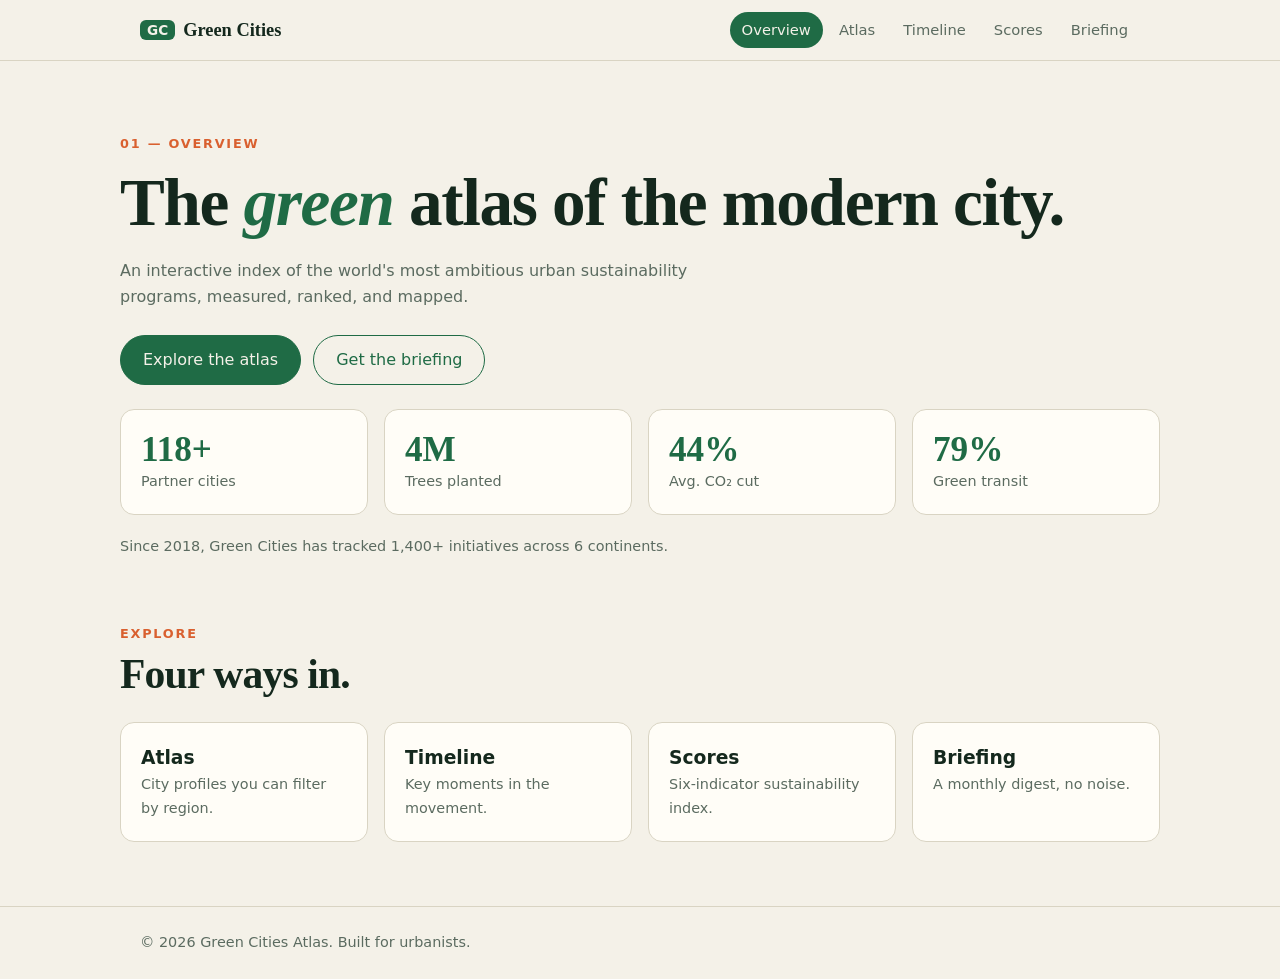
<file: website/index.html>
<!DOCTYPE html>
<html lang="en"><head><meta charset="UTF-8"><meta name="viewport" content="width=device-width,initial-scale=1">
<title>Overview — Green Cities Urban Atlas</title><link rel="stylesheet" href="style.css"></head>
<body><header><div class="w nav"><a class="logo" href="index.html"><b>GC</b>Green Cities</a><nav><a href="index.html" class="on">Overview</a><a href="atlas.html">Atlas</a><a href="timeline.html">Timeline</a><a href="scores.html">Scores</a><a href="briefing.html">Briefing</a></nav></div></header>
<main><section class="hero w"><div class="eye">01 — Overview</div>
<h1>The <em>green</em> atlas of the modern city.</h1>
<p class="lead">An interactive index of the world's most ambitious urban sustainability programs, measured, ranked, and mapped.</p>
<div class="btns"><a class="btn p" href="atlas.html">Explore the atlas</a><a class="btn" href="briefing.html">Get the briefing</a></div>
<div class="stats">
<div class="card"><div class="num" data-to="120" data-suf="+">0</div><div class="mut">Partner cities</div></div>
<div class="card"><div class="num" data-to="4" data-suf="M">0</div><div class="mut">Trees planted</div></div>
<div class="card"><div class="num" data-to="45" data-suf="%">0</div><div class="mut">Avg. CO₂ cut</div></div>
<div class="card"><div class="num" data-to="80" data-suf="%">0</div><div class="mut">Green transit</div></div></div>
<p class="mut" style="margin-top:20px">Since 2018, Green Cities has tracked 1,400+ initiatives across 6 continents.</p></section>
<section class="sec w"><div class="eye">Explore</div><h2>Four ways in.</h2><div class="grid">
<a class="card" href="atlas.html"><h3>Atlas</h3><p class="mut">City profiles you can filter by region.</p></a>
<a class="card" href="timeline.html"><h3>Timeline</h3><p class="mut">Key moments in the movement.</p></a>
<a class="card" href="scores.html"><h3>Scores</h3><p class="mut">Six-indicator sustainability index.</p></a>
<a class="card" href="briefing.html"><h3>Briefing</h3><p class="mut">A monthly digest, no noise.</p></a></div></section></main>
<footer><div class="w">© <span id="yr"></span> Green Cities Atlas. Built for urbanists.</div></footer>
<script src="script.js"></script></body></html>
</file>
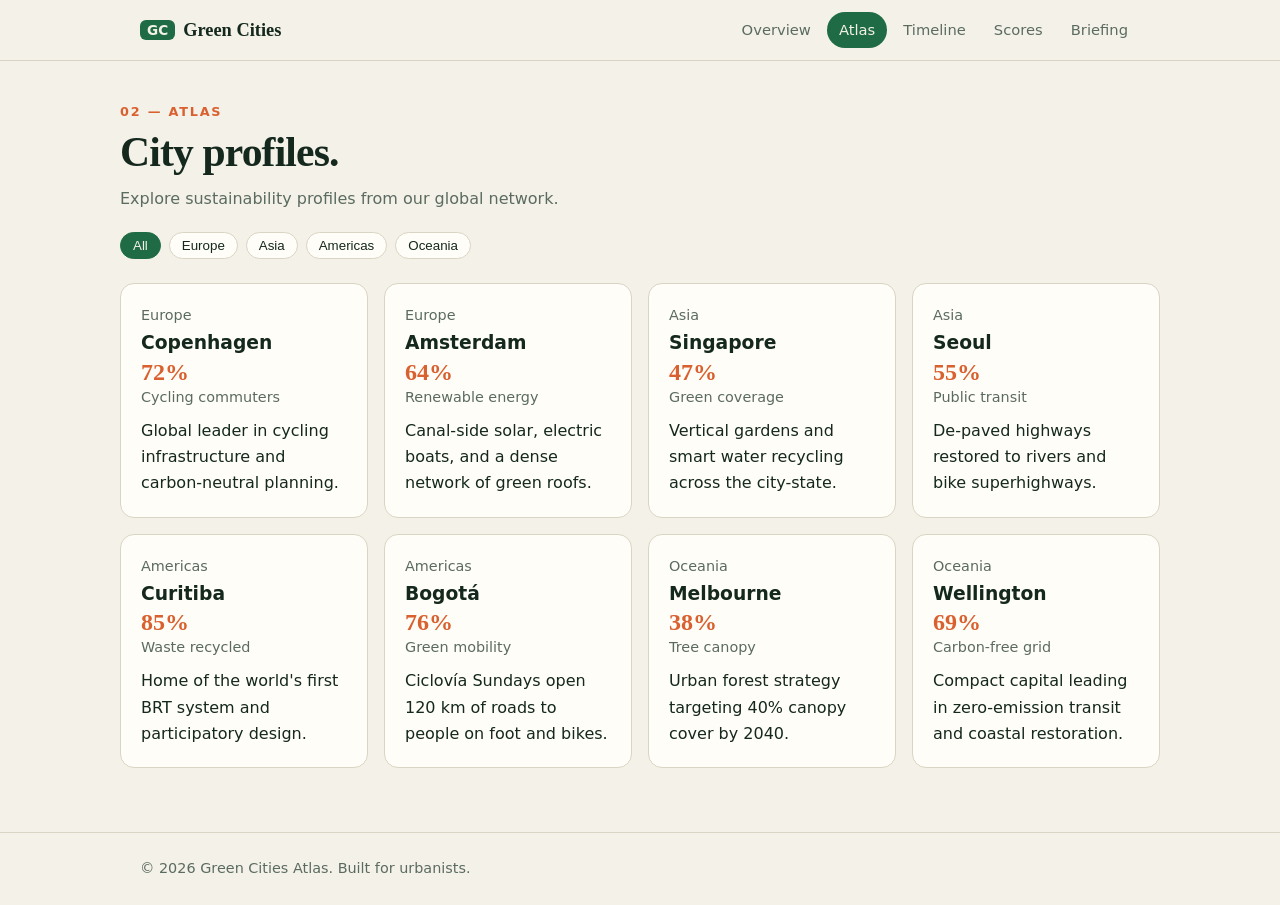
<file: website/atlas.html>
<!DOCTYPE html>
<html lang="en"><head><meta charset="UTF-8"><meta name="viewport" content="width=device-width,initial-scale=1">
<title>Atlas — Green Cities Urban Atlas</title><link rel="stylesheet" href="style.css"></head>
<body><header><div class="w nav"><a class="logo" href="index.html"><b>GC</b>Green Cities</a><nav><a href="index.html">Overview</a><a href="atlas.html" class="on">Atlas</a><a href="timeline.html">Timeline</a><a href="scores.html">Scores</a><a href="briefing.html">Briefing</a></nav></div></header>
<main><section class="sec w"><div class="eye">02 — Atlas</div><h2>City profiles.</h2><p class="lead">Explore sustainability profiles from our global network.</p><div class="chips" id="filters"></div><div class="grid" id="cityGrid"></div></section></main>
<footer><div class="w">© <span id="yr"></span> Green Cities Atlas. Built for urbanists.</div></footer>
<script src="script.js"></script></body></html>
</file>
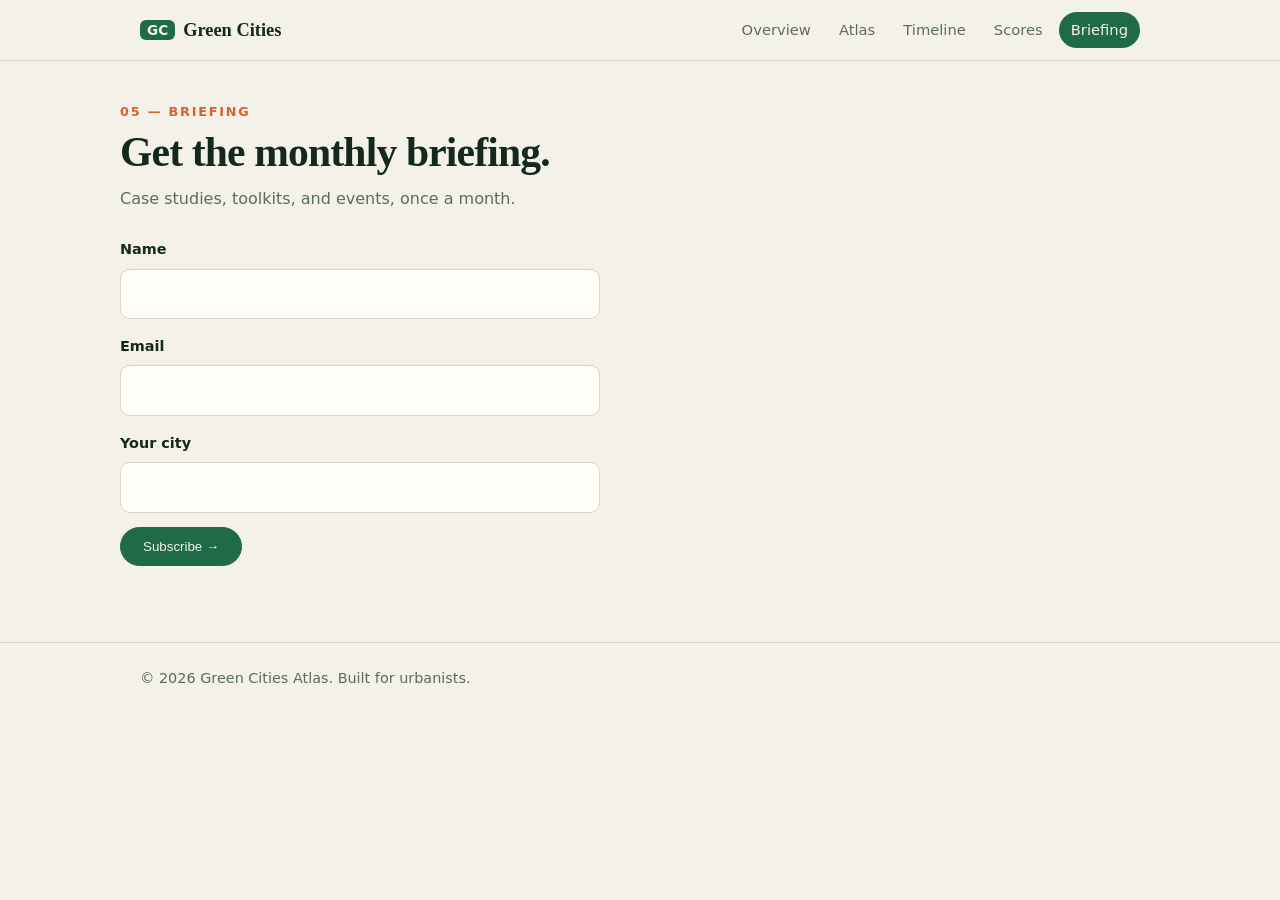
<file: website/briefing.html>
<!DOCTYPE html>
<html lang="en"><head><meta charset="UTF-8"><meta name="viewport" content="width=device-width,initial-scale=1">
<title>Briefing — Green Cities Urban Atlas</title><link rel="stylesheet" href="style.css"></head>
<body><header><div class="w nav"><a class="logo" href="index.html"><b>GC</b>Green Cities</a><nav><a href="index.html">Overview</a><a href="atlas.html">Atlas</a><a href="timeline.html">Timeline</a><a href="scores.html">Scores</a><a href="briefing.html" class="on">Briefing</a></nav></div></header>
<main><section class="sec w"><div class="eye">05 — Briefing</div><h2>Get the monthly briefing.</h2><p class="lead">Case studies, toolkits, and events, once a month.</p><form id="bf" novalidate><label for="nm">Name</label><input id="nm" autocomplete="name"><label for="em">Email</label><input id="em" type="email" autocomplete="email"><label for="ct">Your city</label><input id="ct"><button class="btn p" type="submit">Subscribe →</button><p class="msg" id="msg" role="status"></p></form></section></main>
<footer><div class="w">© <span id="yr"></span> Green Cities Atlas. Built for urbanists.</div></footer>
<script src="script.js"></script></body></html>
</file>
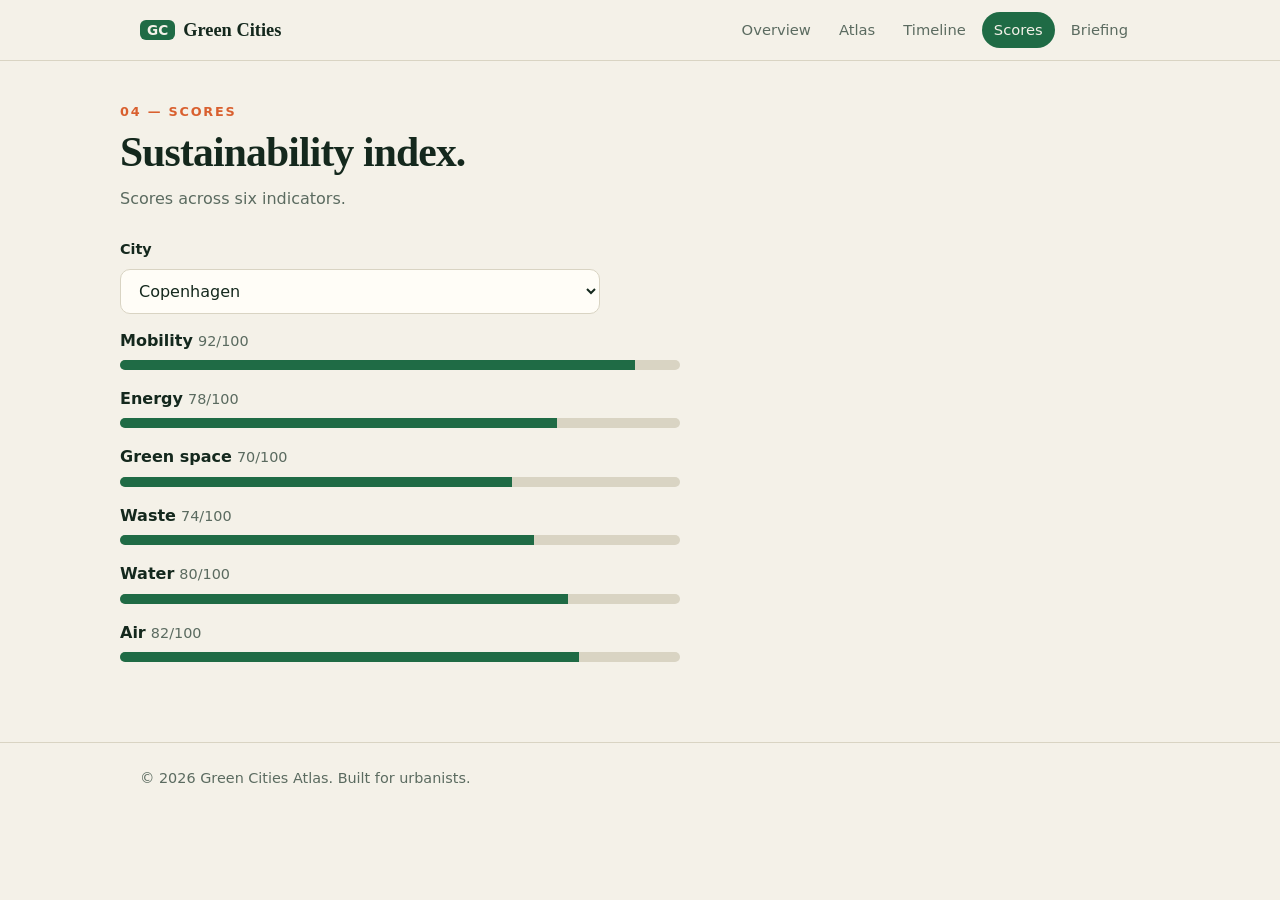
<file: website/scores.html>
<!DOCTYPE html>
<html lang="en"><head><meta charset="UTF-8"><meta name="viewport" content="width=device-width,initial-scale=1">
<title>Scores — Green Cities Urban Atlas</title><link rel="stylesheet" href="style.css"></head>
<body><header><div class="w nav"><a class="logo" href="index.html"><b>GC</b>Green Cities</a><nav><a href="index.html">Overview</a><a href="atlas.html">Atlas</a><a href="timeline.html">Timeline</a><a href="scores.html" class="on">Scores</a><a href="briefing.html">Briefing</a></nav></div></header>
<main><section class="sec w"><div class="eye">04 — Scores</div><h2>Sustainability index.</h2><p class="lead">Scores across six indicators.</p><div class="sel"><label for="citySel">City</label><select id="citySel"></select></div><div id="bars" style="max-width:560px"></div></section></main>
<footer><div class="w">© <span id="yr"></span> Green Cities Atlas. Built for urbanists.</div></footer>
<script src="script.js"></script></body></html>
</file>
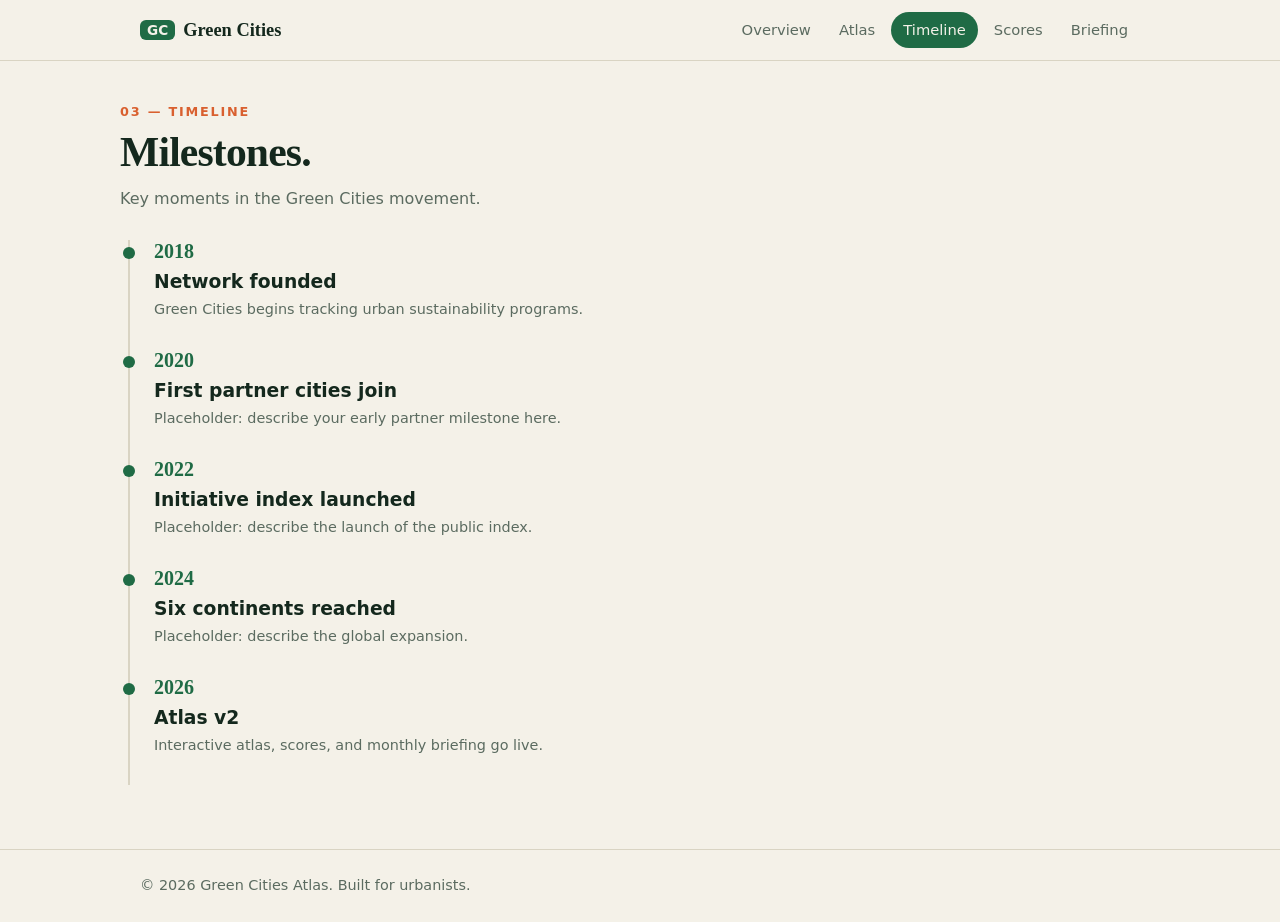
<file: website/timeline.html>
<!DOCTYPE html>
<html lang="en"><head><meta charset="UTF-8"><meta name="viewport" content="width=device-width,initial-scale=1">
<title>Timeline — Green Cities Urban Atlas</title><link rel="stylesheet" href="style.css"></head>
<body><header><div class="w nav"><a class="logo" href="index.html"><b>GC</b>Green Cities</a><nav><a href="index.html">Overview</a><a href="atlas.html">Atlas</a><a href="timeline.html" class="on">Timeline</a><a href="scores.html">Scores</a><a href="briefing.html">Briefing</a></nav></div></header>
<main><section class="sec w"><div class="eye">03 — Timeline</div><h2>Milestones.</h2><p class="lead">Key moments in the Green Cities movement.</p><div class="tl" id="tl"></div></section></main>
<footer><div class="w">© <span id="yr"></span> Green Cities Atlas. Built for urbanists.</div></footer>
<script src="script.js"></script></body></html>
</file>
<file: website/style.css>
:root{--bg:#f4f1e8;--ink:#14281d;--mut:#5b6b60;--card:#fffdf7;--line:#d9d4c3;--g:#1f6b45;--acc:#d9602f}
@media(prefers-color-scheme:dark){:root{--bg:#0e1a13;--ink:#e8f1ea;--mut:#98ad9e;--card:#14261b;--line:#26402f;--g:#4fbf86;--acc:#f08a5d}}
*{box-sizing:border-box;margin:0}
body{font:16px/1.65 system-ui,sans-serif;background:var(--bg);color:var(--ink)}
a{color:inherit;text-decoration:none}
.w{max-width:1040px;margin:0 auto;padding:0 20px}
header{position:sticky;top:0;background:var(--bg);border-bottom:1px solid var(--line);z-index:5}
.nav{display:flex;align-items:center;justify-content:space-between;gap:16px;height:60px}
.logo{font:700 1.15rem Georgia,serif;display:flex;gap:8px;align-items:center;white-space:nowrap}
.logo b{background:var(--g);color:var(--bg);border-radius:6px;padding:2px 7px;font:700 .85rem system-ui}
nav{display:flex;gap:4px;overflow-x:auto}
nav a{padding:6px 12px;border-radius:99px;font-size:.92rem;color:var(--mut);white-space:nowrap}
nav a:hover{color:var(--ink)}
nav a.on{background:var(--g);color:var(--bg)}
.hero{padding:72px 0 24px}
.eye{font-size:.8rem;letter-spacing:.14em;text-transform:uppercase;color:var(--acc);font-weight:600}
h1,h2{font-family:Georgia,serif;line-height:1.1;letter-spacing:-.02em}
h1{font-size:clamp(2.4rem,6vw,4.2rem);margin:12px 0 18px}
h1 em{color:var(--g)}
h2{font-size:clamp(1.8rem,4vw,2.6rem);margin:8px 0 10px}
.lead{color:var(--mut);max-width:600px}
.btns{display:flex;gap:12px;margin-top:24px;flex-wrap:wrap}
.btn{display:inline-block;padding:11px 22px;border-radius:99px;border:1.5px solid var(--g);font:600 .95rem inherit;cursor:pointer;background:none;color:var(--g)}
.btn.p{background:var(--g);color:var(--bg)}
.stats,.grid{display:grid;gap:16px;margin-top:24px}
.stats{grid-template-columns:repeat(auto-fit,minmax(150px,1fr))}
.grid{grid-template-columns:repeat(auto-fill,minmax(230px,1fr))}
.card{background:var(--card);border:1px solid var(--line);border-radius:14px;padding:20px}
a.card:hover{border-color:var(--g)}
.num{font:700 2.2rem Georgia,serif;color:var(--g)}
.mut{color:var(--mut);font-size:.9rem}
.sec{padding:40px 0 64px}
.chips{display:flex;gap:8px;flex-wrap:wrap;margin-top:20px}
.chip{border:1px solid var(--line);border-radius:99px;padding:5px 12px;font:.85rem inherit;background:var(--card);cursor:pointer;color:var(--ink)}
.chip.on{background:var(--g);color:var(--bg);border-color:var(--g)}
.m{font:700 1.5rem Georgia,serif;color:var(--acc)}
.tl{border-left:2px solid var(--line);margin:28px 0 0 8px;padding-left:24px}
.tl div{position:relative;padding-bottom:28px}
.tl div::before{content:"";position:absolute;left:-31px;top:7px;width:12px;height:12px;border-radius:50%;background:var(--g)}
.tl b{font:700 1.25rem Georgia,serif;color:var(--g)}
.bar{height:10px;background:var(--line);border-radius:6px;overflow:hidden;margin:6px 0 16px}
.bar i{display:block;height:100%;background:var(--g);width:0;transition:width .8s}
form,.sel{max-width:480px;margin-top:24px}
select,input{width:100%;padding:11px 14px;border:1px solid var(--line);border-radius:10px;background:var(--card);color:var(--ink);font:inherit;margin:6px 0 14px}
label{font-size:.9rem;font-weight:600}
.msg{margin-top:12px;font-weight:600}.msg.err{color:#c0392b}.msg.ok{color:var(--g)}
footer{border-top:1px solid var(--line);padding:24px 0;color:var(--mut);font-size:.9rem}
</file>
